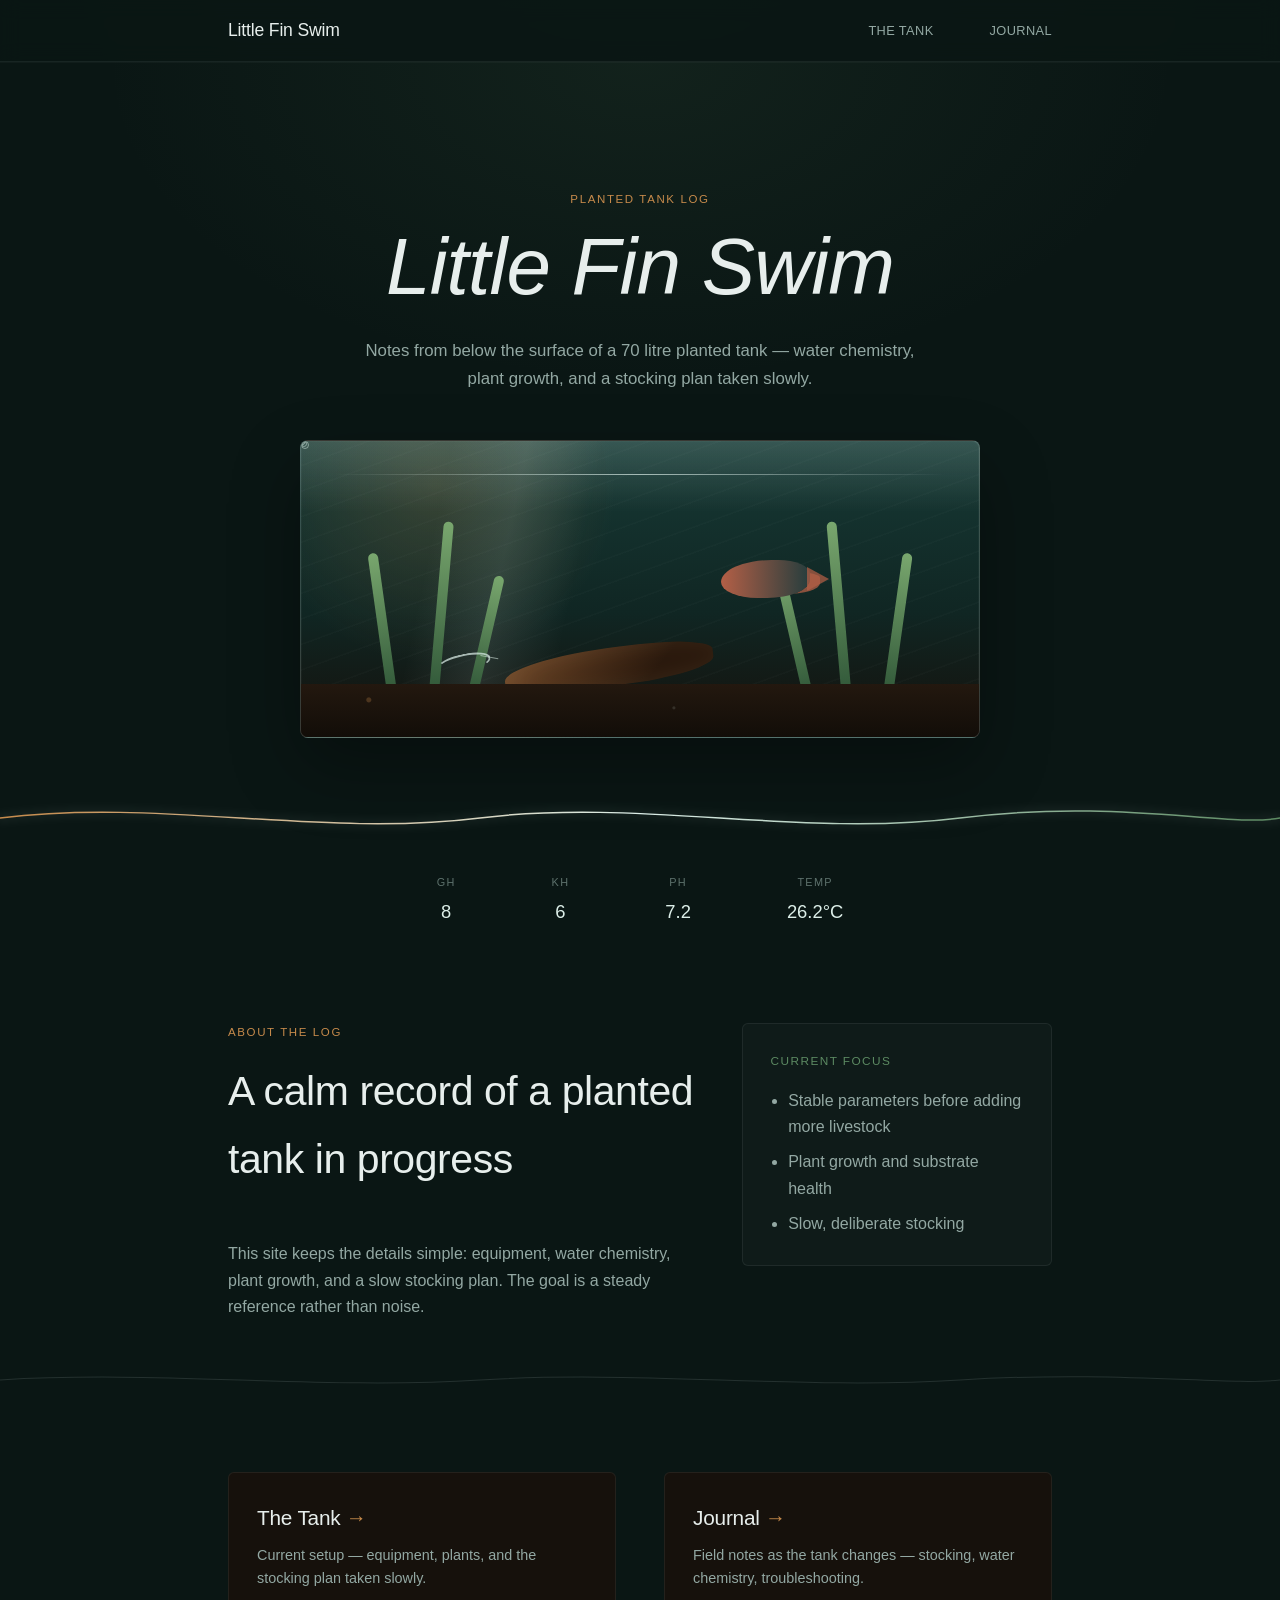
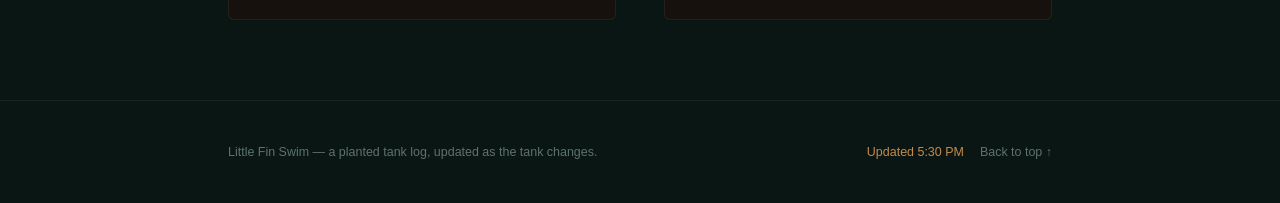
<file: index.html>
<!DOCTYPE html>
<html lang="en">
<head>
<meta charset="UTF-8">
<meta name="viewport" content="width=device-width, initial-scale=1.0">
<title>Little Fin Swim — a planted tank journal</title>
<meta name="description" content="Notes from a 70L planted freshwater aquarium. Water chemistry, plants, and a slow stocking plan.">
<link rel="canonical" href="https://littlefinswim.net/">
<meta property="og:type" content="website">
<meta property="og:url" content="https://littlefinswim.net/">
<meta property="og:title" content="Little Fin Swim — a planted tank journal">
<meta property="og:description" content="Notes from a 70L planted freshwater aquarium. Water chemistry, plants, and a slow stocking plan.">
<meta name="twitter:card" content="summary">
<meta name="twitter:url" content="https://littlefinswim.net/">
<meta name="twitter:title" content="Little Fin Swim — a planted tank journal">
<meta name="twitter:description" content="Notes from a 70L planted freshwater aquarium. Water chemistry, plants, and a slow stocking plan.">
<link rel="stylesheet" href="/style.css">
</head>
<body>
  <a class="skip-link" href="#main-content">Skip to content</a>
 
<header class="site-header">
  <div class="wrap site-header__inner">
    <a href="/" class="wordmark">Little Fin Swim</a>
    <nav class="site-nav">
      <a href="/tank/">The Tank</a>
      <a href="/journal/">Journal</a>
    </nav>
  </div>
</header>

<main id="main-content" tabindex="-1">
 
  <section class="hero" id="hero">
    <div class="hero__bubbles" aria-hidden="true">
      <span></span><span></span><span></span><span></span><span></span><span></span><span></span>
    </div>

    <div class="wrap hero__inner">
      <p class="eyebrow">Planted tank log</p>
      <h1 class="hero__title">Little Fin Swim</h1>
      <p class="hero__tagline">Notes from below the surface of a 70&nbsp;litre planted tank — water chemistry, plant growth, and a stocking plan taken slowly.</p>

      <div class="tank-scene" aria-label="Stylized planted aquarium with shrimp, plants, and a betta silhouette" role="img">
        <div class="tank-scene__water"></div>
        <div class="tank-scene__light"></div>
        <div class="tank-scene__bubbles"><span></span><span></span><span></span><span></span></div>
        <div class="tank-scene__plant tank-scene__plant--left"><span></span><span></span><span></span></div>
        <div class="tank-scene__plant tank-scene__plant--right"><span></span><span></span><span></span></div>
        <div class="tank-scene__wood"></div>
        <div class="tank-scene__fish"></div>
        <div class="tank-scene__shrimp"></div>
        <div class="tank-scene__substrate"></div>
      </div>
    </div>

    <div class="surface-line" role="img" aria-label="Illustration of a water surface">
      <svg class="surface-line__svg" viewBox="0 0 1200 60" preserveAspectRatio="none">
        <defs>
          <linearGradient id="surfaceLineGradient" x1="0" y1="0" x2="1" y2="0">
            <stop offset="0%" stop-color="var(--color-amber)" />
            <stop offset="50%" stop-color="var(--color-surface)" />
            <stop offset="100%" stop-color="var(--color-green)" />
          </linearGradient>
        </defs>
        <path class="surface-line__glow" d="M0,32 C150,12 300,52 450,32 C600,12 750,52 900,32 C1050,12 1150,42 1200,32" />
        <path class="surface-line__line" d="M0,32 C150,12 300,52 450,32 C600,12 750,52 900,32 C1050,12 1150,42 1200,32" />
      </svg>
    </div>

    <div class="wrap">
      <dl class="readout">
        <div class="readout__item"><dt>GH</dt><dd>8</dd></div>
        <div class="readout__item"><dt>KH</dt><dd>6</dd></div>
        <div class="readout__item"><dt>pH</dt><dd>7.2</dd></div>
        <div class="readout__item"><dt>Temp</dt><dd>26.2&deg;C</dd></div>
      </dl>
    </div>
  </section>

  <section class="overview" aria-labelledby="overview-title">
    <div class="wrap overview__inner">
      <div class="overview__content">
        <p class="eyebrow">About the log</p>
        <h2 id="overview-title" class="section-title">A calm record of a planted tank in progress</h2>
        <p class="overview__lead">This site keeps the details simple: equipment, water chemistry, plant growth, and a slow stocking plan. The goal is a steady reference rather than noise.</p>
      </div>
      <div class="overview__card">
        <p class="overview__label">Current focus</p>
        <ul class="overview__list">
          <li>Stable parameters before adding more livestock</li>
          <li>Plant growth and substrate health</li>
          <li>Slow, deliberate stocking</li>
        </ul>
      </div>
    </div>
  </section>
 
  <div class="divider" aria-hidden="true">
    <svg viewBox="0 0 1200 24" preserveAspectRatio="none">
      <path d="M0,12 C150,2 300,22 450,12 C600,2 750,22 900,12 C1050,2 1150,18 1200,12" />
    </svg>
  </div>

  <nav class="page-nav" aria-label="Site sections">
    <div class="wrap">
      <ul class="page-nav__list">
        <li>
          <a class="page-nav__link" href="/tank/">
            <span class="page-nav__title">The Tank</span>
            <span class="page-nav__desc">Current setup — equipment, plants, and the stocking plan taken slowly.</span>
          </a>
        </li>
        <li>
          <a class="page-nav__link" href="/journal/">
            <span class="page-nav__title">Journal</span>
            <span class="page-nav__desc">Field notes as the tank changes — stocking, water chemistry, troubleshooting.</span>
          </a>
        </li>
      </ul>
    </div>
  </nav>

</main>

<footer class="site-footer">
  <div class="wrap site-footer__inner">
    <p>Little Fin Swim — a planted tank log, updated as the tank changes.</p>
    <div class="footer__meta">
      <span id="live-update" class="footer__status" aria-live="polite">Refreshing…</span>
      <a href="#main-content" class="back-to-top">Back to top ↑</a>
    </div>
  </div>
</footer>

<script src="/script.js"></script>
</body>
</html>
</file>
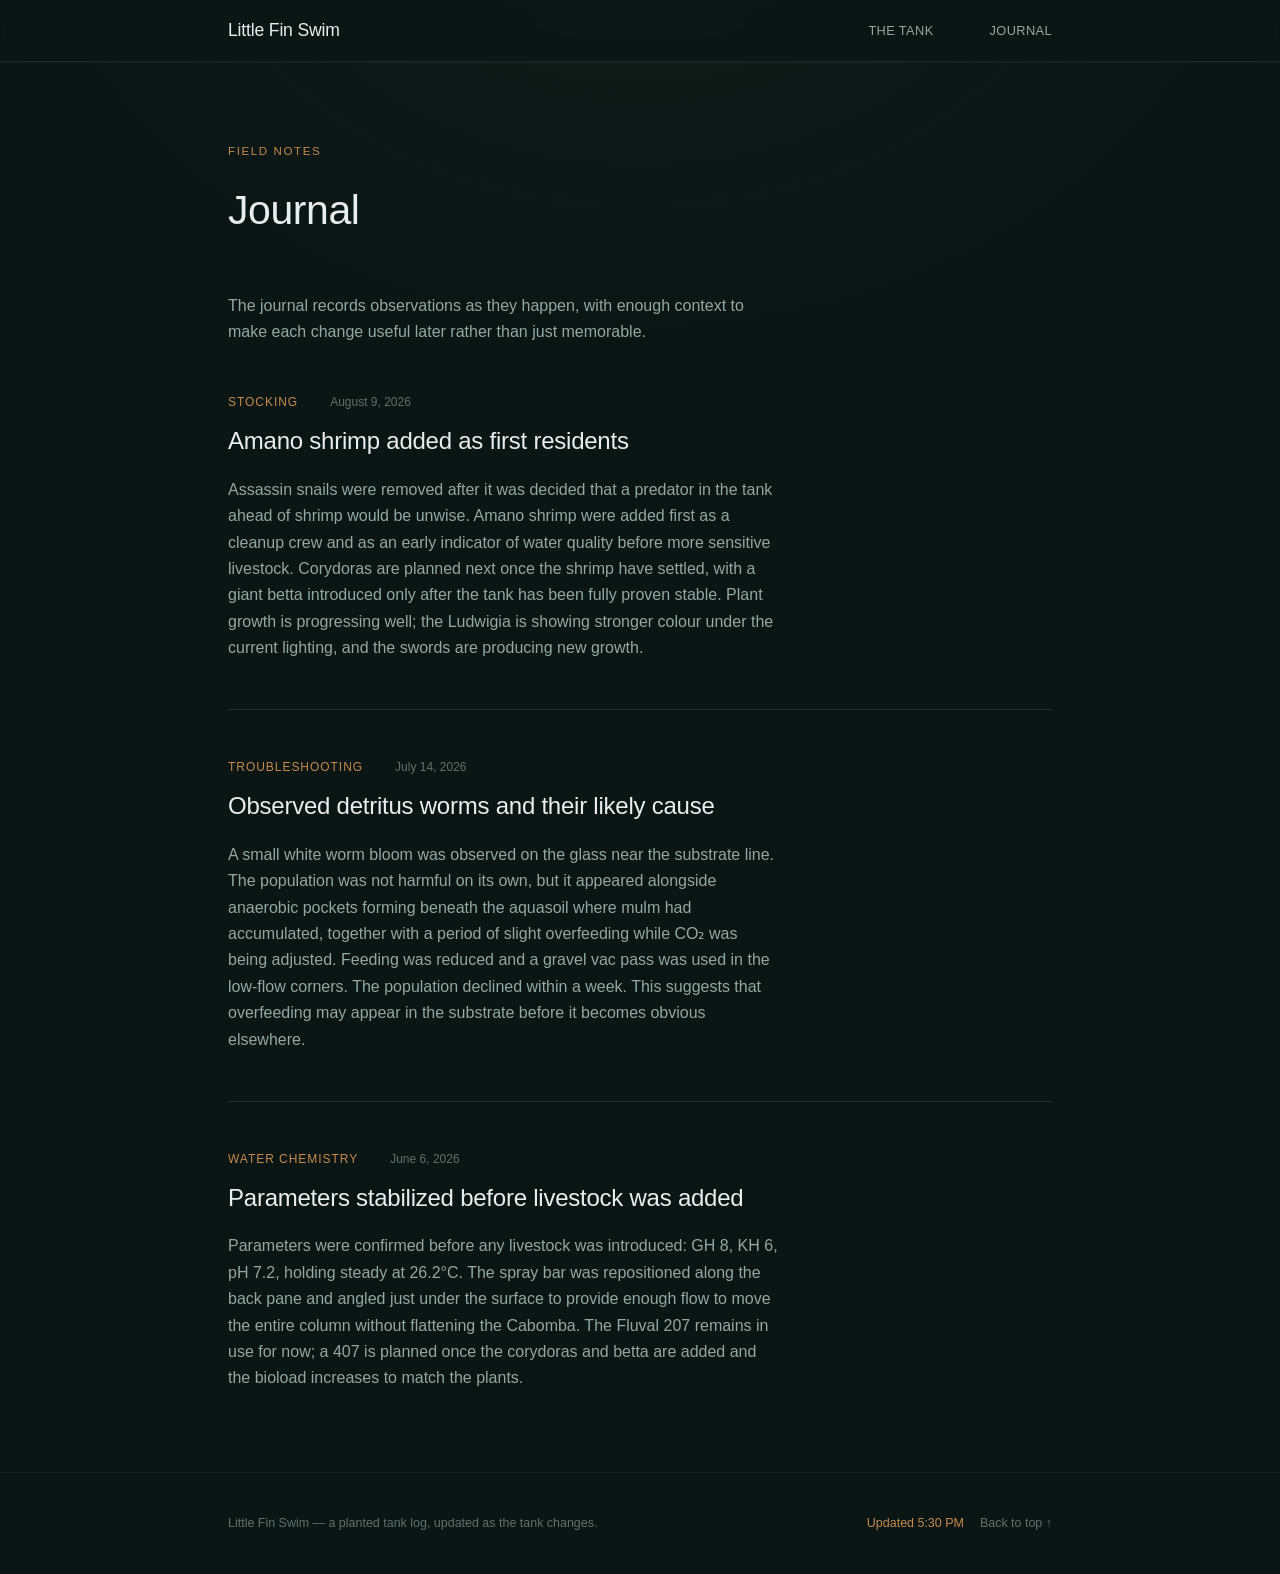
<file: journal/index.html>
<!DOCTYPE html>
<html lang="en">
<head>
<meta charset="UTF-8">
<meta name="viewport" content="width=device-width, initial-scale=1.0">
<title>Journal — Little Fin Swim</title>
<meta name="description" content="Field notes from a 70L planted freshwater aquarium — stocking, water chemistry, and troubleshooting as the tank changes.">
<link rel="canonical" href="https://littlefinswim.net/journal/">
<meta property="og:type" content="website">
<meta property="og:url" content="https://littlefinswim.net/journal/">
<meta property="og:title" content="Journal — Little Fin Swim">
<meta property="og:description" content="Field notes from a 70L planted freshwater aquarium — stocking, water chemistry, and troubleshooting as the tank changes.">
<meta name="twitter:card" content="summary">
<meta name="twitter:url" content="https://littlefinswim.net/journal/">
<meta name="twitter:title" content="Journal — Little Fin Swim">
<meta name="twitter:description" content="Field notes from a 70L planted freshwater aquarium — stocking, water chemistry, and troubleshooting as the tank changes.">
<link rel="stylesheet" href="/style.css">
</head>
<body>
  <a class="skip-link" href="#main-content">Skip to content</a>
 
<header class="site-header">
  <div class="wrap site-header__inner">
    <a href="/" class="wordmark">Little Fin Swim</a>
    <nav class="site-nav">
      <a href="/tank/">The Tank</a>
      <a href="/journal/" aria-current="page">Journal</a>
    </nav>
  </div>
</header>

<main id="main-content" tabindex="-1">
 
  <section class="journal">
    <div class="wrap">
      <p class="eyebrow">Field notes</p>
      <h2 class="section-title">Journal</h2>
      <p class="page-intro">The journal records observations as they happen, with enough context to make each change useful later rather than just memorable.</p>
 
      <div class="entries">
 
        <article class="entry">
          <div class="entry__meta">
            <span class="entry__tag">Stocking</span>
            <time class="entry__date" datetime="2026-08-09">August 9, 2026</time>
          </div>
          <h3 class="entry__title">Amano shrimp added as first residents</h3>
          <p>Assassin snails were removed after it was decided that a predator in the tank ahead of shrimp would be unwise. Amano shrimp were added first as a cleanup crew and as an early indicator of water quality before more sensitive livestock. Corydoras are planned next once the shrimp have settled, with a giant betta introduced only after the tank has been fully proven stable. Plant growth is progressing well; the Ludwigia is showing stronger colour under the current lighting, and the swords are producing new growth.</p>
        </article>
 
        <article class="entry">
          <div class="entry__meta">
            <span class="entry__tag">Troubleshooting</span>
            <time class="entry__date" datetime="2026-07-14">July 14, 2026</time>
          </div>
          <h3 class="entry__title">Observed detritus worms and their likely cause</h3>
          <p>A small white worm bloom was observed on the glass near the substrate line. The population was not harmful on its own, but it appeared alongside anaerobic pockets forming beneath the aquasoil where mulm had accumulated, together with a period of slight overfeeding while CO&#8322; was being adjusted. Feeding was reduced and a gravel vac pass was used in the low-flow corners. The population declined within a week. This suggests that overfeeding may appear in the substrate before it becomes obvious elsewhere.</p>
        </article>
 
        <article class="entry">
          <div class="entry__meta">
            <span class="entry__tag">Water chemistry</span>
            <time class="entry__date" datetime="2026-06-06">June 6, 2026</time>
          </div>
          <h3 class="entry__title">Parameters stabilized before livestock was added</h3>
          <p>Parameters were confirmed before any livestock was introduced: GH 8, KH 6, pH 7.2, holding steady at 26.2&deg;C. The spray bar was repositioned along the back pane and angled just under the surface to provide enough flow to move the entire column without flattening the Cabomba. The Fluval 207 remains in use for now; a 407 is planned once the corydoras and betta are added and the bioload increases to match the plants.</p>
        </article>
 
      </div>
    </div>
  </section>

</main>

<footer class="site-footer">
  <div class="wrap site-footer__inner">
    <p>Little Fin Swim — a planted tank log, updated as the tank changes.</p>
    <div class="footer__meta">
      <span id="live-update" class="footer__status" aria-live="polite">Refreshing…</span>
      <a href="#main-content" class="back-to-top">Back to top ↑</a>
    </div>
  </div>
</footer>

<script src="/script.js"></script>
</body>
</html>
</file>
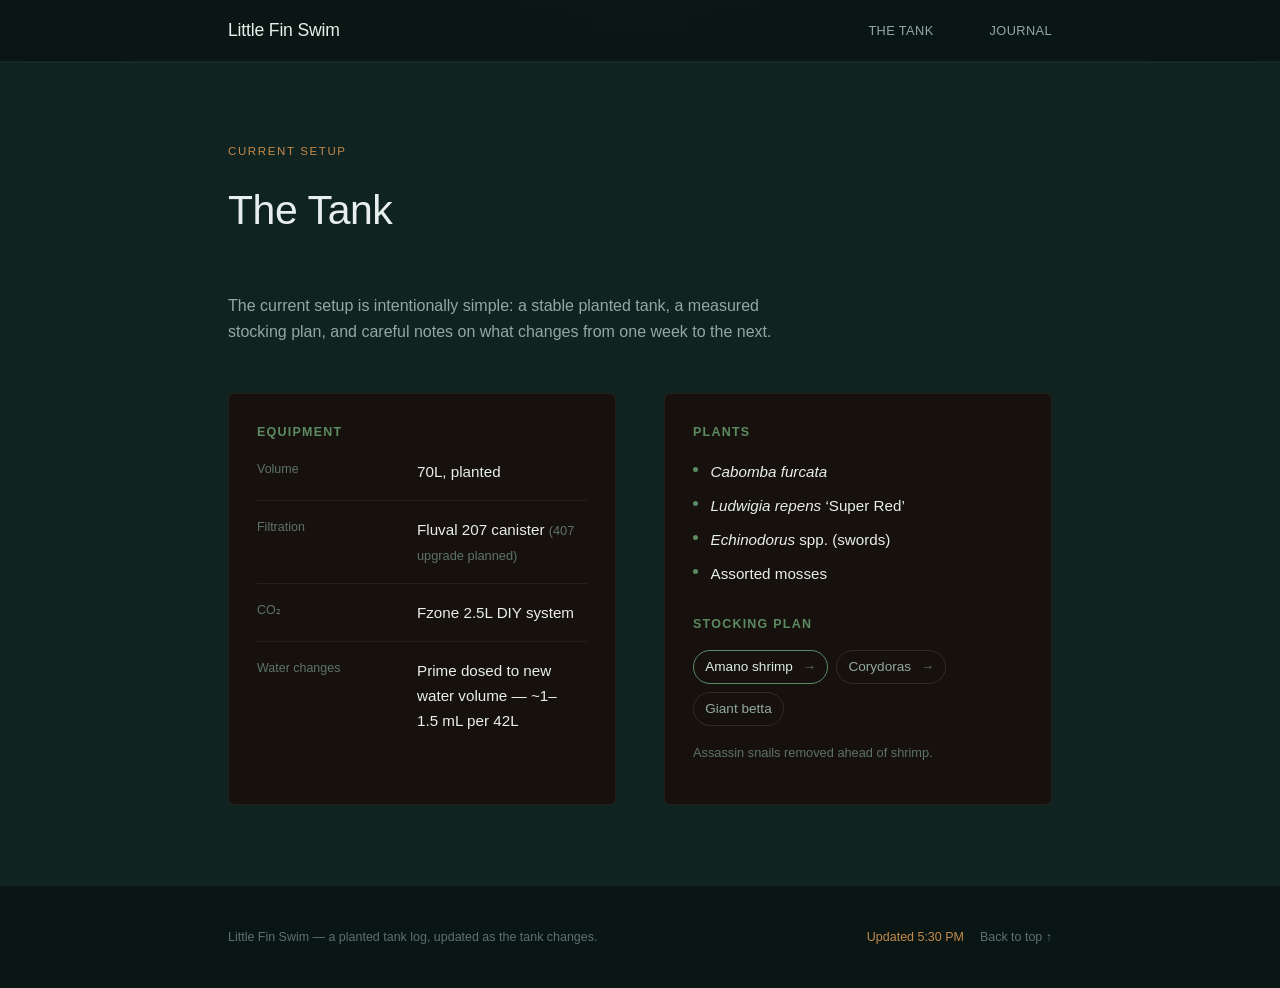
<file: tank/index.html>
<!DOCTYPE html>
<html lang="en">
<head>
<meta charset="UTF-8">
<meta name="viewport" content="width=device-width, initial-scale=1.0">
<title>The Tank — Little Fin Swim</title>
<meta name="description" content="Current setup of a 70L planted freshwater aquarium — equipment, plants, and the stocking plan.">
<link rel="canonical" href="https://littlefinswim.net/tank/">
<meta property="og:type" content="website">
<meta property="og:url" content="https://littlefinswim.net/tank/">
<meta property="og:title" content="The Tank — Little Fin Swim">
<meta property="og:description" content="Current setup of a 70L planted freshwater aquarium — equipment, plants, and the stocking plan.">
<meta name="twitter:card" content="summary">
<meta name="twitter:url" content="https://littlefinswim.net/tank/">
<meta name="twitter:title" content="The Tank — Little Fin Swim">
<meta name="twitter:description" content="Current setup of a 70L planted freshwater aquarium — equipment, plants, and the stocking plan.">
<link rel="stylesheet" href="/style.css">
</head>
<body>
  <a class="skip-link" href="#main-content">Skip to content</a>
 
<header class="site-header">
  <div class="wrap site-header__inner">
    <a href="/" class="wordmark">Little Fin Swim</a>
    <nav class="site-nav">
      <a href="/tank/" aria-current="page">The Tank</a>
      <a href="/journal/">Journal</a>
    </nav>
  </div>
</header>

<main id="main-content" tabindex="-1">
 
  <section class="tank">
    <div class="wrap">
      <p class="eyebrow">Current setup</p>
      <h2 class="section-title">The Tank</h2>
      <p class="page-intro">The current setup is intentionally simple: a stable planted tank, a measured stocking plan, and careful notes on what changes from one week to the next.</p>
 
      <div class="tank__grid">

        <div class="spec-card">
          <h3 class="spec-card__title">Equipment</h3>
          <dl class="spec-list">
            <div class="spec-list__row">
              <dt>Volume</dt>
              <dd>70L, planted</dd>
            </div>
            <div class="spec-list__row">
              <dt>Filtration</dt>
              <dd>Fluval 207 canister <span class="note">(407 upgrade planned)</span></dd>
            </div>
            <div class="spec-list__row">
              <dt>CO&#8322;</dt>
              <dd>Fzone 2.5L DIY system</dd>
            </div>
            <div class="spec-list__row">
              <dt>Water changes</dt>
              <dd>Prime dosed to new water volume — ~1&ndash;1.5&nbsp;mL per 42L</dd>
            </div>
          </dl>
        </div>

        <div class="spec-card">
          <h3 class="spec-card__title">Plants</h3>
          <ul class="plant-list">
            <li><em>Cabomba furcata</em></li>
            <li><em>Ludwigia repens</em> &lsquo;Super Red&rsquo;</li>
            <li><em>Echinodorus</em> spp. (swords)</li>
            <li>Assorted mosses</li>
          </ul>

          <h3 class="spec-card__title spec-card__title--spaced">Stocking plan</h3>
          <ol class="stocking-plan">
            <li class="is-done"><span>Amano shrimp</span></li>
            <li><span>Corydoras</span></li>
            <li><span>Giant betta</span></li>
          </ol>
          <p class="note">Assassin snails removed ahead of shrimp.</p>
        </div>

      </div>
    </div>
  </section>

</main>

<footer class="site-footer">
  <div class="wrap site-footer__inner">
    <p>Little Fin Swim — a planted tank log, updated as the tank changes.</p>
    <div class="footer__meta">
      <span id="live-update" class="footer__status" aria-live="polite">Refreshing…</span>
      <a href="#main-content" class="back-to-top">Back to top ↑</a>
    </div>
  </div>
</footer>

<script src="/script.js"></script>
</body>
</html>
</file>
<file: style.css>
/* ===================================================================
  LITTLE FIN SWIM - design tokens
   Palette pulled from the subject itself: deep tank water, driftwood
   tannin, plant foliage, and the pale glint of light on the surface.
   =================================================================== */

:root {
  --color-bg:          #0A1614;   /* deep tank water */
  --color-bg-alt:      #0F2320;   /* slightly lifted water panel */
  --color-bg-panel:    #16110C;   /* substrate — dark warm brown-black */
  --color-text:        #E7EEEC;
  --color-text-muted:  #93A8A3;
  --color-text-faint:  #5E726D;

  --color-amber:       #C68A4B;   /* tannin / driftwood */
  --color-amber-soft:  #8C6238;
  --color-green:       #5C8A62;   /* plant growth */
  --color-green-soft:  #3E5E43;
  --color-surface:     #DCEEE8;   /* surface highlight */

  --color-border:      rgba(220, 238, 232, 0.12);
  --color-border-soft: rgba(220, 238, 232, 0.07);

  --font-display: Arial, Helvetica, sans-serif;
  --font-body:    Arial, Helvetica, sans-serif;
  --font-mono:    Arial, Helvetica, sans-serif;

  --wrap-width: 880px;
  --space-1: 0.5rem;
  --space-2: 1rem;
  --space-3: 1.75rem;
  --space-4: 3rem;
  --space-5: 5rem;
  --space-6: 8rem;

  --ease: cubic-bezier(0.16, 1, 0.3, 1);
}

/* ===================================================================
   Reset / base
   =================================================================== */

*, *::before, *::after { box-sizing: border-box; }

html {
  background: var(--color-bg);
  scroll-behavior: smooth;
}

body {
  margin: 0;
  background:
    radial-gradient(70% 45% at 50% -10%, rgba(92, 138, 98, 0.08), transparent 70%),
    var(--color-bg);
  color: var(--color-text);
  font-family: var(--font-body);
  line-height: 1.65;
  text-rendering: optimizeLegibility;
}

img, svg { display: block; max-width: 100%; }

.skip-link {
  position: absolute;
  left: var(--space-2);
  top: -3rem;
  z-index: 30;
  padding: 0.75rem 1rem;
  border-radius: 999px;
  background: var(--color-surface);
  color: var(--color-bg);
  font-family: var(--font-mono);
  font-size: 0.8rem;
  text-decoration: none;
  transition: top 0.2s ease;
}

.skip-link:focus {
  top: var(--space-2);
}

a {
  color: inherit;
  text-underline-offset: 3px;
}

a:hover { text-decoration-color: currentColor; }

:focus-visible {
  outline: 2px solid var(--color-surface);
  outline-offset: 3px;
  border-radius: 2px;
}

.wrap {
  max-width: var(--wrap-width);
  margin-inline: auto;
  padding-inline: var(--space-3);
}

.eyebrow {
  font-family: var(--font-mono);
  font-size: 0.72rem;
  letter-spacing: 0.14em;
  text-transform: uppercase;
  color: var(--color-amber);
  margin: 0 0 var(--space-2);
}

.page-intro {
  max-width: 62ch;
  margin: 0 0 var(--space-4);
  color: var(--color-text-muted);
}

.section-title {
  font-family: var(--font-display);
  font-weight: 500;
  font-size: clamp(1.9rem, 3.2vw, 2.6rem);
  margin: 0 0 var(--space-4);
  letter-spacing: -0.01em;
}

.note {
  font-family: var(--font-mono);
  font-size: 0.8rem;
  color: var(--color-text-faint);
}

/* ===================================================================
   Overview / intro section
   =================================================================== */

.overview {
  padding-block: var(--space-4);
}

.overview__inner {
  display: grid;
  grid-template-columns: 1.2fr 0.8fr;
  gap: var(--space-4);
  align-items: start;
}

.overview__content {
  max-width: 48rem;
}

.overview__lead {
  margin: 0;
  max-width: 58ch;
  color: var(--color-text-muted);
}

.overview__card {
  padding: var(--space-3);
  border: 1px solid var(--color-border-soft);
  border-radius: 6px;
  background: rgba(255, 255, 255, 0.025);
}

.overview__label {
  margin: 0 0 var(--space-2);
  font-family: var(--font-mono);
  font-size: 0.74rem;
  letter-spacing: 0.12em;
  text-transform: uppercase;
  color: var(--color-green);
}

.overview__list {
  margin: 0;
  padding-left: 1.1rem;
  color: var(--color-text-muted);
  display: grid;
  gap: 0.55rem;
}

/* ===================================================================
   Header
   =================================================================== */

.site-header {
  position: sticky;
  top: 0;
  z-index: 10;
  background: rgba(10, 22, 20, 0.82);
  backdrop-filter: blur(10px);
  border-bottom: 1px solid var(--color-border-soft);
  box-shadow: 0 1px 0 rgba(255, 255, 255, 0.03);
}

.site-header__inner {
  display: flex;
  align-items: center;
  justify-content: space-between;
  padding-block: var(--space-2);
}

.wordmark {
  font-family: var(--font-display);
  font-weight: 500;
  font-size: 1.1rem;
  letter-spacing: -0.01em;
  text-decoration: none;
  white-space: nowrap;
}

.site-nav {
  display: flex;
  gap: var(--space-3);
  font-family: var(--font-mono);
  font-size: 0.8rem;
  letter-spacing: 0.03em;
  text-transform: uppercase;
}

.site-nav a { text-decoration: none; color: var(--color-text-muted); }
.site-nav a:hover { color: var(--color-surface); }
.site-nav a:not(:last-child) { margin-right: var(--space-3); }

/* ===================================================================
   Hero
   =================================================================== */

.hero {
  position: relative;
  padding-top: var(--space-6);
  padding-bottom: var(--space-4);
  overflow: hidden;
  background:
    radial-gradient(60% 50% at 50% 0%, rgba(92, 138, 98, 0.10), transparent 70%),
    var(--color-bg);
}

.hero__inner { position: relative; z-index: 2; text-align: center; }

.hero__title {
  font-family: var(--font-display);
  font-weight: 400;
  font-style: italic;
  font-size: clamp(2.8rem, 8vw, 5rem);
  line-height: 1.05;
  margin: 0 0 var(--space-3);
  letter-spacing: -0.01em;
}

.hero__tagline {
  font-size: 1.05rem;
  color: var(--color-text-muted);
  max-width: 34em;
  margin-inline: auto;
}

.tank-scene {
  position: relative;
  width: min(100%, 680px);
  aspect-ratio: 16 / 7;
  margin: var(--space-4) auto 0;
  overflow: hidden;
  border: 1px solid rgba(220, 238, 232, 0.18);
  border-radius: 8px;
  background:
    linear-gradient(180deg, rgba(220, 238, 232, 0.16), transparent 24%),
    radial-gradient(circle at 20% 15%, rgba(198, 138, 75, 0.20), transparent 30%),
    linear-gradient(180deg, #173a36 0%, #102623 58%, #15100b 100%);
  box-shadow: 0 28px 70px rgba(0, 0, 0, 0.32), inset 0 0 0 1px rgba(255, 255, 255, 0.03);
}

.tank-scene::before {
  content: '';
  position: absolute;
  inset: 11% 5% auto;
  height: 1px;
  background: linear-gradient(90deg, transparent, rgba(220, 238, 232, 0.7), transparent);
}

.tank-scene__water,
.tank-scene__light,
.tank-scene__bubbles,
.tank-scene__plant,
.tank-scene__wood,
.tank-scene__fish,
.tank-scene__shrimp,
.tank-scene__substrate { position: absolute; }

.tank-scene__water {
  inset: 0;
  background: repeating-linear-gradient(160deg, transparent 0 22px, rgba(220, 238, 232, 0.035) 23px 24px);
  opacity: 0.55;
}

.tank-scene__light {
  top: -16%;
  left: 18%;
  width: 22%;
  height: 130%;
  background: linear-gradient(90deg, transparent, rgba(220, 238, 232, 0.10), transparent);
  transform: rotate(12deg);
}

.tank-scene__substrate {
  left: 0;
  right: 0;
  bottom: 0;
  height: 18%;
  background:
    radial-gradient(circle at 10% 30%, rgba(198, 138, 75, 0.28) 0 2px, transparent 3px),
    radial-gradient(circle at 55% 45%, rgba(220, 238, 232, 0.13) 0 1px, transparent 2px),
    linear-gradient(180deg, #23180f, #120d08);
}

.tank-scene__plant { bottom: 15%; width: 26%; height: 58%; }
.tank-scene__plant--left { left: 8%; }
.tank-scene__plant--right { right: 8%; transform: scaleX(-1); }

.tank-scene__plant span {
  position: absolute;
  bottom: 0;
  width: 10px;
  border-radius: 999px 999px 0 0;
  background: linear-gradient(180deg, #79a76e, #315839);
  transform-origin: bottom center;
}

.tank-scene__plant span:nth-child(1) { left: 18%; height: 82%; transform: rotate(-8deg); }
.tank-scene__plant span:nth-child(2) { left: 42%; height: 100%; transform: rotate(5deg); }
.tank-scene__plant span:nth-child(3) { left: 64%; height: 70%; transform: rotate(13deg); }

.tank-scene__wood {
  left: 30%;
  bottom: 17%;
  width: 31%;
  height: 13%;
  border-radius: 55% 35% 45% 20%;
  background: linear-gradient(135deg, #6f4727, #2a190d 72%);
  transform: rotate(-7deg);
  box-shadow: inset 12px 0 22px rgba(255, 221, 170, 0.08);
}

.tank-scene__fish {
  right: 25%;
  top: 40%;
  width: 13%;
  height: 13%;
  border-radius: 64% 40% 54% 46%;
  background: linear-gradient(90deg, #b35f46, #253d3d);
  box-shadow: 18px 4px 0 -8px rgba(179, 95, 70, 0.75);
}

.tank-scene__fish::before {
  content: '';
  position: absolute;
  right: -22%;
  top: 18%;
  border-style: solid;
  border-width: 12px 0 12px 22px;
  border-color: transparent transparent transparent rgba(179, 95, 70, 0.72);
}

.tank-scene__shrimp {
  left: 20%;
  bottom: 22%;
  width: 8%;
  height: 6%;
  border: 2px solid rgba(220, 238, 232, 0.72);
  border-left-color: transparent;
  border-bottom-color: transparent;
  border-radius: 50%;
  transform: rotate(-12deg);
}

.tank-scene__shrimp::after {
  content: '';
  position: absolute;
  right: -10px;
  top: 45%;
  width: 18px;
  height: 1px;
  background: rgba(220, 238, 232, 0.55);
  transform: rotate(22deg);
}

.tank-scene__bubbles span {
  position: absolute;
  width: 6px;
  height: 6px;
  border: 1px solid rgba(220, 238, 232, 0.48);
  border-radius: 50%;
}

.tank-scene__bubbles span:nth-child(1) { left: 55%; top: 58%; }
.tank-scene__bubbles span:nth-child(2) { left: 57%; top: 44%; width: 4px; height: 4px; }
.tank-scene__bubbles span:nth-child(3) { left: 54%; top: 31%; width: 8px; height: 8px; }
.tank-scene__bubbles span:nth-child(4) { left: 58%; top: 20%; width: 3px; height: 3px; }

/* floating bubbles — restrained, slow, ambient only */
.hero__bubbles {
  position: absolute;
  inset: 0;
  z-index: 1;
  pointer-events: none;
}

.hero__bubbles span {
  position: absolute;
  bottom: -20px;
  width: 6px;
  height: 6px;
  border-radius: 50%;
  background: radial-gradient(circle at 35% 30%, rgba(220,238,232,0.55), rgba(220,238,232,0.05));
  animation: rise linear infinite;
  opacity: 0;
}

.hero__bubbles span:nth-child(1) { left: 8%;  width: 4px;  height: 4px;  animation-duration: 14s; animation-delay: 0s; }
.hero__bubbles span:nth-child(2) { left: 18%; width: 7px;  height: 7px;  animation-duration: 19s; animation-delay: 2s; }
.hero__bubbles span:nth-child(3) { left: 34%; width: 3px;  height: 3px;  animation-duration: 16s; animation-delay: 5s; }
.hero__bubbles span:nth-child(4) { left: 52%; width: 5px;  height: 5px;  animation-duration: 21s; animation-delay: 1s; }
.hero__bubbles span:nth-child(5) { left: 67%; width: 4px;  height: 4px;  animation-duration: 17s; animation-delay: 7s; }
.hero__bubbles span:nth-child(6) { left: 81%; width: 6px;  height: 6px;  animation-duration: 20s; animation-delay: 3s; }
.hero__bubbles span:nth-child(7) { left: 92%; width: 3px;  height: 3px;  animation-duration: 15s; animation-delay: 9s; }

@keyframes rise {
  0%   { transform: translateY(0) translateX(0);    opacity: 0; }
  8%   { opacity: 0.5; }
  92%  { opacity: 0.35; }
  100% { transform: translateY(-92vh) translateX(14px); opacity: 0; }
}

/* the surface line - signature element */
.surface-line {
  position: relative;
  z-index: 2;
  margin-block: var(--space-4);
  height: 40px;
}

.surface-line__svg {
  width: 100%;
  height: 60px;
  overflow: visible;
}

.surface-line__line {
  fill: none;
  stroke: url(#surfaceLineGradient);
  stroke-width: 1.5;
  stroke-linecap: round;
  animation: shimmer 10s var(--ease) infinite alternate;
}

.surface-line__glow {
  fill: none;
  stroke: var(--color-surface);
  stroke-width: 8;
  stroke-linecap: round;
  opacity: 0.06;
  filter: blur(4px);
}

@keyframes shimmer {
  0%   { stroke-width: 1.2; opacity: 0.75; }
  100% { stroke-width: 1.8; opacity: 1; }
}

.readout {
  display: flex;
  justify-content: center;
  gap: var(--space-4);
  margin: 0;
  padding: 0;
  flex-wrap: wrap;
}

.readout__item {
  text-align: center;
}

.readout__item:not(:last-child) { margin-right: var(--space-4); }

.readout__item dt {
  font-family: var(--font-mono);
  font-size: 0.68rem;
  letter-spacing: 0.12em;
  text-transform: uppercase;
  color: var(--color-text-faint);
  margin-bottom: 0.3rem;
}

.readout__item dd {
  font-family: var(--font-mono);
  font-size: 1.15rem;
  color: var(--color-surface);
  margin: 0;
}

/* section dividers - smaller echo of the surface motif */
.divider {
  line-height: 0;
  color: var(--color-border);
}

.divider svg {
  width: 100%;
  height: 24px;
}

.divider path {
  fill: none;
  stroke: currentColor;
  stroke-width: 1;
}

/* ===================================================================
   Tank section
   =================================================================== */

.tank {
  padding-block: var(--space-5);
  background: var(--color-bg-alt);
}

.tank__grid {
  display: grid;
  grid-template-columns: 1fr 1fr;
  gap: var(--space-4);
}

.spec-card {
  background: var(--color-bg-panel);
  border: 1px solid var(--color-border-soft);
  border-radius: 6px;
  padding: var(--space-3);
}

.spec-card__title {
  font-family: var(--font-mono);
  font-size: 0.78rem;
  letter-spacing: 0.1em;
  text-transform: uppercase;
  color: var(--color-green);
  margin: 0 0 var(--space-2);
}

.spec-card__title--spaced { margin-top: var(--space-3); }

.spec-list {
  margin: 0;
  display: grid;
  gap: var(--space-2);
}

.spec-list__row {
  display: grid;
  grid-template-columns: 9rem 1fr;
  gap: var(--space-2);
  padding-bottom: var(--space-2);
  border-bottom: 1px solid var(--color-border-soft);
}

.spec-list__row:last-child { border-bottom: none; padding-bottom: 0; }

.spec-list__row dt {
  font-family: var(--font-mono);
  font-size: 0.78rem;
  color: var(--color-text-faint);
}

.spec-list__row dd {
  margin: 0;
  font-size: 0.95rem;
}

.plant-list {
  list-style: none;
  margin: 0 0 var(--space-1);
  padding: 0;
  display: grid;
  gap: 0.55rem;
}

.plant-list li {
  font-size: 0.95rem;
  padding-left: 1.1rem;
  position: relative;
}

.plant-list li::before {
  content: '';
  position: absolute;
  left: 0;
  top: 0.55em;
  width: 5px;
  height: 5px;
  border-radius: 50%;
  background: var(--color-green);
}

.stocking-plan {
  list-style: none;
  margin: 0 0 var(--space-2);
  padding: 0;
  display: flex;
  flex-wrap: wrap;
  gap: 0.5rem;
  align-items: center;
  font-family: var(--font-mono);
  font-size: 0.85rem;
}

.stocking-plan li {
  padding: 0.3rem 0.7rem;
  border: 1px solid var(--color-border);
  border-radius: 100px;
  color: var(--color-text-muted);
}

.stocking-plan li.is-done {
  border-color: var(--color-green);
  color: var(--color-surface);
}

.stocking-plan li:not(:last-child)::after {
  content: '→';
  margin-left: 0.6rem;
  color: var(--color-text-faint);
}

/* ===================================================================
   Journal section
   =================================================================== */

.journal { padding-block: var(--space-5); }

.entries {
  display: grid;
  gap: var(--space-4);
}

.entry {
  padding-top: var(--space-4);
  border-top: 1px solid var(--color-border);
}

.entry:first-child { border-top: none; padding-top: 0; }

.entry__meta {
  display: flex;
  align-items: center;
  gap: var(--space-2);
  margin-bottom: var(--space-1);
  font-family: var(--font-mono);
  font-size: 0.75rem;
}

.entry__tag {
  color: var(--color-amber);
  text-transform: uppercase;
  letter-spacing: 0.08em;
  margin-right: var(--space-2);
}

.entry__date {
  color: var(--color-text-faint);
}

.entry__title {
  font-family: var(--font-display);
  font-weight: 500;
  font-size: 1.5rem;
  margin: 0 0 var(--space-2);
  letter-spacing: -0.01em;
}

.entry p {
  margin: 0;
  color: var(--color-text-muted);
  max-width: 62ch;
}

.entry p em, .entry p i { color: var(--color-text); }

/* ===================================================================
   Page nav — homepage links out to subpages
   =================================================================== */

.page-nav { padding-block: var(--space-5); }

.page-nav__list {
  list-style: none;
  margin: 0;
  padding: 0;
  display: grid;
  grid-template-columns: 1fr 1fr;
  gap: var(--space-4);
}

.page-nav__link {
  display: block;
  height: 100%;
  padding: var(--space-3);
  background: var(--color-bg-panel);
  border: 1px solid var(--color-border-soft);
  border-radius: 6px;
  text-decoration: none;
  transition: border-color 0.2s ease, transform 0.2s ease;
}

.page-nav__link:hover {
  border-color: var(--color-border);
  transform: translateY(-1px);
}

.page-nav__link:hover .page-nav__title { color: var(--color-surface); }

.page-nav__title {
  display: block;
  font-family: var(--font-display);
  font-weight: 500;
  font-size: 1.3rem;
  letter-spacing: -0.01em;
  color: var(--color-text);
  margin-bottom: var(--space-1);
}

.page-nav__title::after {
  content: ' →';
  color: var(--color-amber);
}

.page-nav__desc {
  display: block;
  font-size: 0.9rem;
  color: var(--color-text-muted);
}

/* ===================================================================
   Footer
   =================================================================== */

.site-footer {
  border-top: 1px solid var(--color-border-soft);
  padding-block: var(--space-3);
}

.site-footer__inner {
  display: flex;
  justify-content: space-between;
  align-items: center;
  flex-wrap: wrap;
  gap: var(--space-2);
  font-family: var(--font-mono);
  font-size: 0.78rem;
  color: var(--color-text-faint);
}

.footer__meta {
  display: inline-flex;
  align-items: center;
  gap: var(--space-2);
  flex-wrap: wrap;
}

.footer__status {
  color: var(--color-amber);
}

.back-to-top { text-decoration: none; }
.back-to-top:hover { color: var(--color-surface); }

/* ===================================================================
   Responsive
   =================================================================== */

@media (max-width: 760px) {
  :root { --wrap-width: 100%; }

  .overview__inner { grid-template-columns: 1fr; }
 
  .tank__grid { grid-template-columns: 1fr; }

  .page-nav__list { grid-template-columns: 1fr; }

  .site-nav { gap: var(--space-2); }

  .readout { gap: var(--space-3); }

  .spec-list__row { grid-template-columns: 1fr; gap: 0.25rem; }
}

/* ===================================================================
   Reduced motion
   =================================================================== */

@media (prefers-reduced-motion: reduce) {
  html { scroll-behavior: auto; }

  .hero__bubbles span { animation: none; display: none; }
  .surface-line__line { animation: none; }
}
</file>
